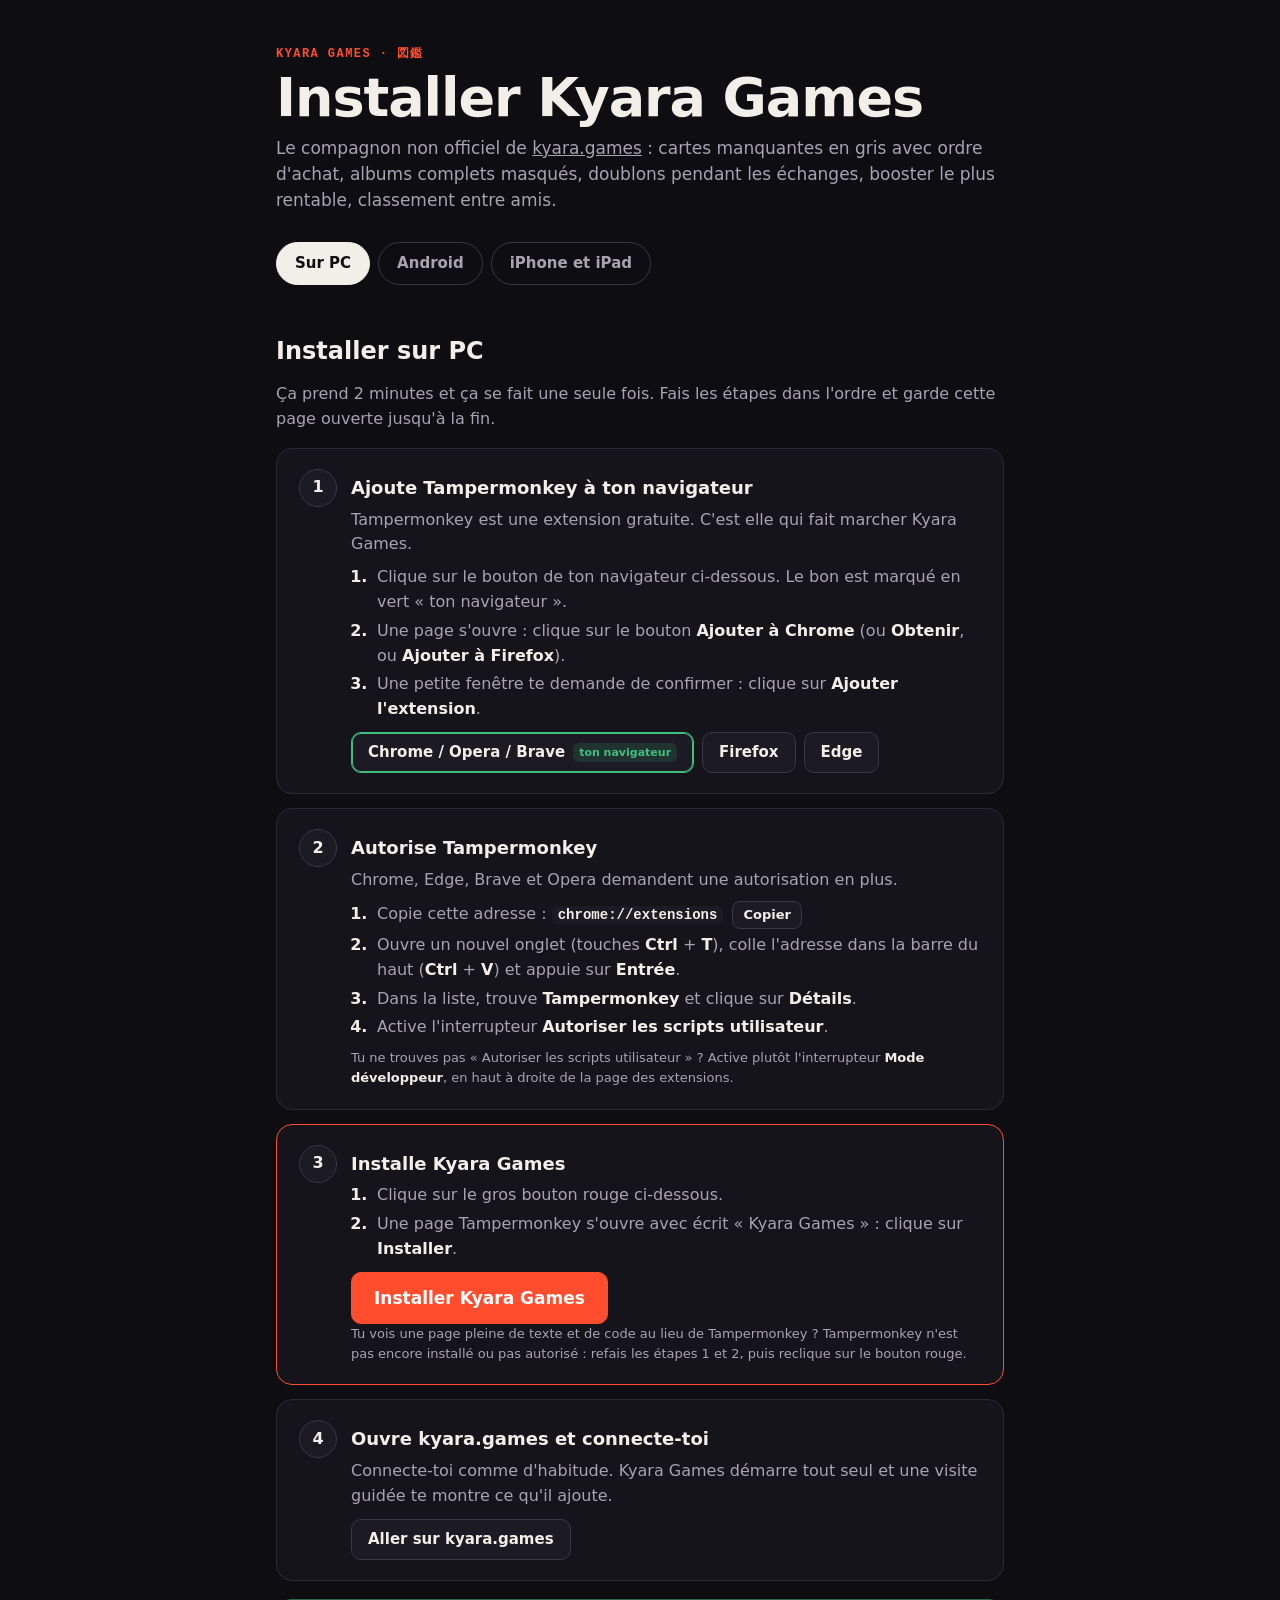
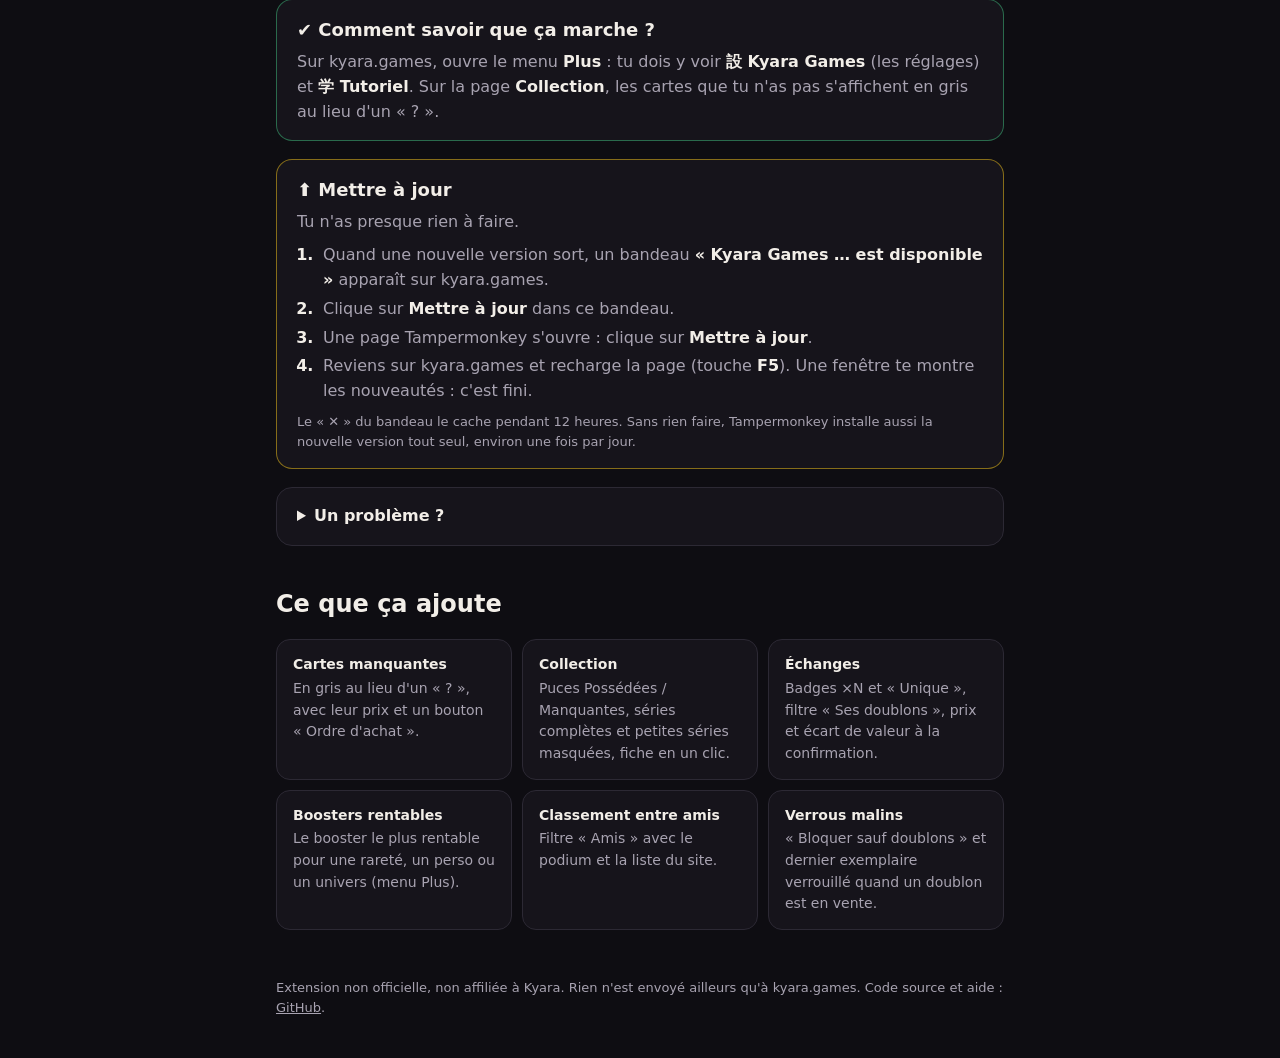
<file: docs/index.html>
<!doctype html>
<html lang="fr">
  <head>
    <meta charset="utf-8" />
    <meta name="viewport" content="width=device-width, initial-scale=1" />
    <title>Kyara Games — Installation</title>
    <meta name="description" content="Installer Kyara Games, le compagnon non officiel de kyara.games, sur PC, Android, iPhone et iPad." />
    <link rel="icon" href="https://raw.githubusercontent.com/A-Finch13/Kyara-Games-Extension/main/icons/icon128.png" />
    <style>
      :root {
        --bg: #0e0d12;
        --panel: #16141b;
        --panel2: #1c1a22;
        --line: #2c2934;
        --line2: #3a3642;
        --fg: #f2eee8;
        --fg2: #a8a3b1;
        --acc: #ff4d2e;
        --acc2: #ff6a4f;
        --ok: #3fbf7f;
        --gold: #f5c518;
        color-scheme: dark;
      }

      * {
        box-sizing: border-box;
      }

      body {
        margin: 0;
        background: var(--bg);
        color: var(--fg);
        font: 16px/1.55 system-ui, -apple-system, 'Segoe UI', Roboto, sans-serif;
      }

      a {
        color: inherit;
      }

      .wrap {
        max-width: 760px;
        margin: 0 auto;
        padding: 0 16px;
      }

      header {
        padding: 48px 0 8px;
      }

      .eyebrow {
        color: var(--acc);
        font: 700 12px/1 ui-monospace, 'Cascadia Mono', Consolas, monospace;
        letter-spacing: 0.12em;
        text-transform: uppercase;
      }

      h1 {
        margin: 10px 0 8px;
        font-size: clamp(34px, 7vw, 54px);
        font-weight: 900;
        line-height: 1.05;
        letter-spacing: -0.02em;
      }

      .lead {
        margin: 0;
        color: var(--fg2);
        font-size: 17px;
      }

      h2 {
        margin: 40px 0 16px;
        font-size: 24px;
      }

      .tabs {
        display: flex;
        flex-wrap: wrap;
        gap: 8px;
        margin-top: 28px;
      }

      .tabs button {
        padding: 9px 18px;
        border: 1px solid var(--line2);
        border-radius: 999px;
        background: transparent;
        color: var(--fg2);
        font: inherit;
        font-size: 15px;
        font-weight: 700;
        cursor: pointer;
      }

      .tabs button[aria-selected='true'] {
        border-color: var(--fg);
        background: var(--fg);
        color: var(--bg);
      }

      .steps {
        display: flex;
        flex-direction: column;
        gap: 14px;
        margin: 0;
        padding: 0;
        list-style: none;
        counter-reset: step;
      }

      .step {
        display: grid;
        grid-template-columns: 36px 1fr;
        gap: 16px;
        padding: 20px 22px;
        border: 1px solid var(--line);
        border-radius: 16px;
        background: var(--panel);
        counter-increment: step;
      }

      .step::before {
        content: counter(step);
        display: grid;
        place-items: center;
        width: 36px;
        height: 36px;
        border-radius: 50%;
        background: var(--panel2);
        border: 1px solid var(--line2);
        font-weight: 800;
      }

      .step.main {
        border-color: var(--acc);
      }

      .step h3 {
        margin: 5px 0 6px;
        font-size: 18px;
      }

      .step p {
        margin: 0 0 8px;
        color: var(--fg2);
      }

      .step p:last-child {
        margin-bottom: 0;
      }

      .step .small {
        font-size: 13px;
      }

      code {
        padding: 1px 6px;
        border-radius: 6px;
        background: var(--panel2);
        color: var(--fg);
        font: 600 14px ui-monospace, 'Cascadia Mono', Consolas, monospace;
      }

      b {
        color: var(--fg);
      }

      .buttons {
        display: flex;
        flex-wrap: wrap;
        gap: 8px;
        margin-top: 10px;
      }

      .btn {
        display: inline-flex;
        align-items: center;
        gap: 8px;
        min-height: 40px;
        padding: 8px 16px;
        border: 1px solid var(--line2);
        border-radius: 10px;
        background: var(--panel2);
        color: var(--fg);
        font-size: 15px;
        font-weight: 700;
        text-decoration: none;
      }

      .btn:hover {
        border-color: var(--fg2);
      }

      .btn.mine {
        border-color: var(--ok);
        box-shadow: inset 0 0 0 1px var(--ok);
      }

      .btn.mine::after {
        content: 'ton navigateur';
        padding: 1px 6px;
        border-radius: 6px;
        background: rgba(63, 191, 127, 0.15);
        color: var(--ok);
        font-size: 11px;
      }

      .btn.big {
        min-height: 50px;
        padding: 12px 22px;
        border-color: var(--acc);
        background: var(--acc);
        color: #fff;
        font-size: 17px;
      }

      .btn.big:hover {
        background: var(--acc2);
      }

      .intro {
        margin: -4px 0 16px;
        color: var(--fg2);
      }

      .sub {
        margin: 6px 0 8px;
        padding-left: 22px;
        color: var(--fg2);
      }

      .sub li {
        margin: 4px 0;
        padding-left: 4px;
      }

      .sub li::marker {
        color: var(--fg);
        font-weight: 800;
      }

      .copy {
        margin-left: 4px;
        padding: 3px 10px;
        border: 1px solid var(--line2);
        border-radius: 8px;
        background: var(--panel2);
        color: var(--fg);
        font: inherit;
        font-size: 13px;
        font-weight: 700;
        cursor: pointer;
      }

      .copy.done {
        border-color: var(--ok);
        color: var(--ok);
      }

      .step p.skip {
        padding: 8px 12px;
        border-radius: 10px;
        background: rgba(63, 191, 127, 0.12);
        color: var(--ok);
        font-weight: 700;
      }

      .check,
      .update,
      .help {
        margin: 18px 0 0;
        padding: 16px 20px;
        border: 1px solid var(--line);
        border-radius: 16px;
        background: var(--panel);
        color: var(--fg2);
      }

      .check {
        border-color: rgba(63, 191, 127, 0.5);
      }

      .update {
        border-color: rgba(245, 197, 24, 0.5);
      }

      .check h3,
      .update h3 {
        margin: 0 0 6px;
        color: var(--fg);
        font-size: 18px;
      }

      .check p,
      .update p,
      .help p {
        margin: 0 0 8px;
      }

      .check p:last-child,
      .update p:last-child,
      .help p:last-child {
        margin-bottom: 0;
      }

      .help summary {
        color: var(--fg);
        font-size: 16px;
        font-weight: 800;
        cursor: pointer;
      }

      .help[open] summary {
        margin-bottom: 10px;
      }

      .small {
        font-size: 13px;
      }

      .note {
        margin: 18px 0 0;
        padding: 14px 18px;
        border: 1px solid var(--line);
        border-radius: 14px;
        color: var(--fg2);
        font-size: 14px;
      }

      .features {
        display: grid;
        grid-template-columns: repeat(auto-fill, minmax(220px, 1fr));
        gap: 10px;
        margin: 0;
        padding: 0;
        list-style: none;
      }

      .features li {
        padding: 14px 16px;
        border: 1px solid var(--line);
        border-radius: 14px;
        background: var(--panel);
        color: var(--fg2);
        font-size: 14px;
      }

      .features li b {
        display: block;
        margin-bottom: 2px;
      }

      footer {
        margin: 48px 0 40px;
        color: var(--fg2);
        font-size: 13px;
      }

      [hidden] {
        display: none !important;
      }

      @media (max-width: 520px) {
        header {
          padding-top: 28px;
        }

        .step {
          grid-template-columns: 1fr;
          gap: 8px;
          padding: 16px;
        }

        .btn {
          flex: 1 1 auto;
          justify-content: center;
        }
      }
    </style>
  </head>
  <body>
    <div class="wrap">
      <header>
        <div class="eyebrow">Kyara Games · 図鑑</div>
        <h1>Installer Kyara Games</h1>
        <p class="lead">Le compagnon non officiel de <a href="https://kyara.games">kyara.games</a> : cartes manquantes en gris avec ordre d'achat, albums complets masqués, doublons pendant les échanges, booster le plus rentable, classement entre amis.</p>
        <div class="tabs" role="tablist">
          <button role="tab" data-tab="pc" aria-selected="true">Sur PC</button>
          <button role="tab" data-tab="android" aria-selected="false">Android</button>
          <button role="tab" data-tab="ios" aria-selected="false">iPhone et iPad</button>
        </div>
      </header>

      <main>
        <section data-panel="pc">
          <h2>Installer sur PC</h2>
          <p class="intro">Ça prend 2 minutes et ça se fait une seule fois. Fais les étapes dans l'ordre et garde cette page ouverte jusqu'à la fin.</p>
          <ol class="steps">
            <li class="step">
              <div>
                <h3>Ajoute Tampermonkey à ton navigateur</h3>
                <p>Tampermonkey est une extension gratuite. C'est elle qui fait marcher Kyara Games.</p>
                <ol class="sub">
                  <li>Clique sur le bouton de ton navigateur ci-dessous. Le bon est marqué en vert « ton navigateur ».</li>
                  <li>Une page s'ouvre : clique sur le bouton <b>Ajouter à Chrome</b> (ou <b>Obtenir</b>, ou <b>Ajouter à Firefox</b>).</li>
                  <li>Une petite fenêtre te demande de confirmer : clique sur <b>Ajouter l'extension</b>.</li>
                </ol>
                <div class="buttons">
                  <a class="btn" data-browser="chrome" href="https://chromewebstore.google.com/detail/tampermonkey/dhdgffkkebhmkfjojejmpbldmpobfkfo">Chrome / Opera / Brave</a>
                  <a class="btn" data-browser="firefox" href="https://addons.mozilla.org/firefox/addon/tampermonkey/">Firefox</a>
                  <a class="btn" data-browser="edge" href="https://microsoftedge.microsoft.com/addons/detail/tampermonkey/iikmkjjpneeickmmhlmlbmgmhdbegdei">Edge</a>
                </div>
              </div>
            </li>
            <li class="step">
              <div>
                <h3>Autorise Tampermonkey</h3>
                <p class="skip" data-only="firefox" hidden>Tu es sur Firefox : tu n'as rien à faire ici, passe à l'étape 3.</p>
                <p>Chrome, Edge, Brave et Opera demandent une autorisation en plus.</p>
                <ol class="sub">
                  <li>Copie cette adresse : <code class="ext-url">chrome://extensions</code> <button type="button" class="copy" data-copy=".ext-url">Copier</button></li>
                  <li>Ouvre un nouvel onglet (touches <b>Ctrl</b> + <b>T</b>), colle l'adresse dans la barre du haut (<b>Ctrl</b> + <b>V</b>) et appuie sur <b>Entrée</b>.</li>
                  <li>Dans la liste, trouve <b>Tampermonkey</b> et clique sur <b>Détails</b>.</li>
                  <li>Active l'interrupteur <b>Autoriser les scripts utilisateur</b>.</li>
                </ol>
                <p class="small">Tu ne trouves pas « Autoriser les scripts utilisateur » ? Active plutôt l'interrupteur <b>Mode développeur</b>, en haut à droite de la page des extensions.</p>
              </div>
            </li>
            <li class="step main">
              <div>
                <h3>Installe Kyara Games</h3>
                <ol class="sub">
                  <li>Clique sur le gros bouton rouge ci-dessous.</li>
                  <li>Une page Tampermonkey s'ouvre avec écrit « Kyara Games » : clique sur <b>Installer</b>.</li>
                </ol>
                <div class="buttons">
                  <a class="btn big" href="https://github.com/A-Finch13/Kyara-Games-Extension/releases/latest/download/kyara-games.user.js">Installer Kyara Games</a>
                </div>
                <p class="small">Tu vois une page pleine de texte et de code au lieu de Tampermonkey ? Tampermonkey n'est pas encore installé ou pas autorisé : refais les étapes 1 et 2, puis reclique sur le bouton rouge.</p>
              </div>
            </li>
            <li class="step">
              <div>
                <h3>Ouvre kyara.games et connecte-toi</h3>
                <p>Connecte-toi comme d'habitude. Kyara Games démarre tout seul et une visite guidée te montre ce qu'il ajoute.</p>
                <div class="buttons"><a class="btn" href="https://kyara.games/collection">Aller sur kyara.games</a></div>
              </div>
            </li>
          </ol>

          <div class="check">
            <h3>✔ Comment savoir que ça marche ?</h3>
            <p>Sur kyara.games, ouvre le menu <b>Plus</b> : tu dois y voir <b>設 Kyara Games</b> (les réglages) et <b>学 Tutoriel</b>. Sur la page <b>Collection</b>, les cartes que tu n'as pas s'affichent en gris au lieu d'un « ? ».</p>
          </div>

          <div class="update">
            <h3>⬆ Mettre à jour</h3>
            <p>Tu n'as presque rien à faire.</p>
            <ol class="sub">
              <li>Quand une nouvelle version sort, un bandeau <b>« Kyara Games … est disponible »</b> apparaît sur kyara.games.</li>
              <li>Clique sur <b>Mettre à jour</b> dans ce bandeau.</li>
              <li>Une page Tampermonkey s'ouvre : clique sur <b>Mettre à jour</b>.</li>
              <li>Reviens sur kyara.games et recharge la page (touche <b>F5</b>). Une fenêtre te montre les nouveautés : c'est fini.</li>
            </ol>
            <p class="small">Le « ✕ » du bandeau le cache pendant 12 heures. Sans rien faire, Tampermonkey installe aussi la nouvelle version tout seul, environ une fois par jour.</p>
          </div>

          <details class="help">
            <summary>Un problème ?</summary>
            <p><b>Rien ne change sur kyara.games.</b> Recharge la page (<b>F5</b>). Vérifie l'étape 2. Puis clique sur l'icône Tampermonkey en haut à droite du navigateur (elle peut être cachée derrière la pièce de puzzle 🧩) : « Kyara Games » doit être activé.</p>
            <p><b>Je ne vois pas le bandeau de mise à jour.</b> Il apparaît au plus tard 15 minutes après la sortie d'une version, quand kyara.games est ouvert. Pour mettre à jour tout de suite, reclique sur le bouton rouge « Installer Kyara Games » de cette page : Tampermonkey te propose la nouvelle version.</p>
            <p><b>Je veux aussi les notifications</b> (boosters gratuits pleins, échanges, ventes…) et la fenêtre de l'extension. Elles viennent avec l'<a href="https://github.com/A-Finch13/Kyara-Games-Extension#installer-lextension-compl%C3%A8te-sur-pc">extension complète</a>, plus longue à installer.</p>
            <p class="small">Pour que Tampermonkey cherche les mises à jour plus souvent : son tableau de bord → <b>Paramètres</b> (mode <b>Avancé</b>) → <b>Mises à jour des scripts</b> → la fréquence la plus courte.</p>
          </details>
        </section>

        <section data-panel="android" hidden>
          <h2>Installer sur Android</h2>
          <p class="intro">Ça prend 3 minutes et ça se fait une seule fois. Fais les étapes dans l'ordre.</p>
          <ol class="steps">
            <li class="step">
              <div>
                <h3>Installe Firefox</h3>
                <p>Kyara Games ne marche pas dans Chrome, Brave ni Samsung Internet sur Android. Il lui faut <b>Firefox</b> (gratuit).</p>
                <div class="buttons"><a class="btn" href="https://play.google.com/store/apps/details?id=org.mozilla.firefox">Firefox sur le Play Store</a></div>
              </div>
            </li>
            <li class="step">
              <div>
                <h3>Ouvre cette page dans Firefox</h3>
                <p class="skip" data-only="firefox" hidden>Tu es déjà dans Firefox : passe à l'étape 3.</p>
                <p>Toutes les étapes suivantes se font <b>dans Firefox</b>.</p>
                <ol class="sub">
                  <li>Touche ce bouton pour copier l'adresse de cette page : <button type="button" class="copy" data-copy="page">Copier l'adresse</button></li>
                  <li>Ouvre Firefox, touche la barre d'adresse en haut, colle l'adresse et valide.</li>
                </ol>
              </div>
            </li>
            <li class="step">
              <div>
                <h3>Ajoute Tampermonkey à Firefox</h3>
                <p>Tampermonkey est une extension gratuite. C'est elle qui fait marcher Kyara Games.</p>
                <ol class="sub">
                  <li>Touche le bouton ci-dessous.</li>
                  <li>Touche <b>Ajouter à Firefox</b>, puis <b>Ajouter</b>.</li>
                </ol>
                <div class="buttons"><a class="btn" href="https://addons.mozilla.org/android/addon/tampermonkey/">Tampermonkey pour Firefox</a></div>
              </div>
            </li>
            <li class="step main">
              <div>
                <h3>Installe Kyara Games</h3>
                <ol class="sub">
                  <li>Touche le gros bouton rouge ci-dessous.</li>
                  <li>Une page Tampermonkey s'ouvre avec écrit « Kyara Games » : touche <b>Installer</b>.</li>
                </ol>
                <div class="buttons"><a class="btn big" href="https://github.com/A-Finch13/Kyara-Games-Extension/releases/latest/download/kyara-games.user.js">Installer Kyara Games</a></div>
                <p class="small">Tu vois une page pleine de texte et de code ? Tu n'es pas dans Firefox, ou Tampermonkey n'est pas installé : refais les étapes 2 et 3.</p>
              </div>
            </li>
            <li class="step">
              <div>
                <h3>Ouvre kyara.games et connecte-toi</h3>
                <p>Dans Firefox, connecte-toi comme d'habitude. Une visite guidée te montre ce que Kyara Games ajoute.</p>
                <div class="buttons"><a class="btn" href="https://kyara.games/collection">Aller sur kyara.games</a></div>
              </div>
            </li>
            <li class="step">
              <div>
                <h3>Les notifications (facultatif)</h3>
                <p>Pour être prévenu même site fermé (boosters pleins, échanges, ventes…) : bouton <b>他 Plus</b> en bas de l'écran → <b>設 Kyara Games</b> → <b>Activer les notifications de Kyara</b>, puis accepte quand le téléphone te le demande.</p>
              </div>
            </li>
          </ol>

          <div class="check">
            <h3>✔ Comment savoir que ça marche ?</h3>
            <p>Sur kyara.games, touche <b>他 Plus</b> en bas de l'écran (ou le menu <b>☰</b>) : tu dois y voir <b>設 Kyara Games</b> (les réglages). Sur la page <b>Collection</b>, les cartes que tu n'as pas s'affichent en gris au lieu d'un « ? ».</p>
          </div>

          <div class="update">
            <h3>⬆ Mettre à jour</h3>
            <p>Tu n'as presque rien à faire.</p>
            <ol class="sub">
              <li>Quand une nouvelle version sort, un bandeau <b>« Kyara Games … est disponible »</b> apparaît sur kyara.games.</li>
              <li>Touche <b>Mettre à jour</b> dans ce bandeau.</li>
              <li>Une page Tampermonkey s'ouvre : touche <b>Mettre à jour</b>.</li>
              <li>Reviens sur kyara.games et recharge la page (menu <b>⋮</b> → flèche <b>⟳</b>). Une fenêtre te montre les nouveautés : c'est fini.</li>
            </ol>
            <p class="small">Le « ✕ » du bandeau le cache pendant 12 heures. Sans rien faire, Tampermonkey installe aussi la nouvelle version tout seul, environ une fois par jour.</p>
          </div>

          <details class="help">
            <summary>Un problème ?</summary>
            <p><b>Rien ne change sur kyara.games.</b> Vérifie que tu es bien dans <b>Firefox</b>, puis recharge la page (menu <b>⋮</b> → <b>⟳</b>).</p>
            <p><b>Je ne vois pas le bandeau de mise à jour.</b> Il apparaît au plus tard 15 minutes après la sortie d'une version, quand kyara.games est ouvert. Pour mettre à jour tout de suite, retouche le bouton rouge « Installer Kyara Games » de cette page.</p>
          </details>
        </section>

        <section data-panel="ios" hidden>
          <h2>Installer sur iPhone et iPad</h2>
          <p class="intro">Ça prend 3 minutes et ça se fait une seule fois. Fais les étapes dans l'ordre. Kyara Games marche seulement dans <b>Safari</b>, pas dans Chrome.</p>
          <ol class="steps">
            <li class="step">
              <div>
                <h3>Installe l'app Userscripts</h3>
                <p>C'est une app gratuite. C'est elle qui fait marcher Kyara Games. Après l'avoir installée, ouvre-la une fois puis reviens ici.</p>
                <div class="buttons"><a class="btn" href="https://apps.apple.com/app/userscripts/id1463298887">Userscripts sur l'App Store</a></div>
              </div>
            </li>
            <li class="step">
              <div>
                <h3>Active Userscripts dans Safari</h3>
                <ol class="sub">
                  <li>Ouvre l'app <b>Réglages</b> du téléphone.</li>
                  <li>Touche <b>Apps</b> → <b>Safari</b> → <b>Extensions</b> → <b>Userscripts</b>.</li>
                  <li>Active <b>Autoriser l'extension</b>.</li>
                  <li>Juste en dessous, dans <b>Autorisations</b>, touche <b>kyara.games</b> (ou « Autres sites web ») et choisis <b>Autoriser</b>.</li>
                </ol>
                <p class="small">Pas de menu « Apps » ? Sur les iPhone plus anciens : <b>Réglages</b> → <b>Safari</b> → <b>Extensions</b>.</p>
              </div>
            </li>
            <li class="step main">
              <div>
                <h3>Installe Kyara Games</h3>
                <ol class="sub">
                  <li>Dans <b>Safari</b>, touche le gros bouton rouge ci-dessous.</li>
                  <li>Une page pleine de texte s'ouvre : <b>c'est normal</b>.</li>
                  <li>Touche l'icône <b>ᴀA</b> (ou la pièce de puzzle) à côté de l'adresse, en haut ou en bas de l'écran.</li>
                  <li>Touche <b>Userscripts</b>, puis <b>Installer</b>.</li>
                </ol>
                <div class="buttons"><a class="btn big" href="https://github.com/A-Finch13/Kyara-Games-Extension/releases/latest/download/kyara-games.user.js">Installer Kyara Games</a></div>
              </div>
            </li>
            <li class="step">
              <div>
                <h3>Ouvre kyara.games dans Safari et connecte-toi</h3>
                <p>Connecte-toi comme d'habitude. Une visite guidée te montre ce que Kyara Games ajoute.</p>
                <div class="buttons"><a class="btn" href="https://kyara.games/collection">Aller sur kyara.games</a></div>
              </div>
            </li>
            <li class="step">
              <div>
                <h3>Une icône sur l'écran d'accueil (facultatif)</h3>
                <p>Attention : une icône ajoutée en « app web » ouvre le site sans Kyara Games. Pour une icône qui marche :</p>
                <ol class="sub">
                  <li>Dans Safari, sur kyara.games, touche <b>Partager</b> (le carré avec une flèche).</li>
                  <li>Touche <b>Sur l'écran d'accueil</b>.</li>
                  <li><b>Désactive « Ouvrir en tant qu'app web »</b>, puis touche <b>Ajouter</b>.</li>
                </ol>
                <p class="small">Cette option n'existe pas sur ton iPhone ? Ajoute plutôt kyara.games aux Favoris de Safari (Partager → Ajouter aux favoris). Une ancienne icône « app web » peut être supprimée puis ajoutée à nouveau.</p>
              </div>
            </li>
          </ol>

          <div class="check">
            <h3>✔ Comment savoir que ça marche ?</h3>
            <p>Sur kyara.games, touche <b>他 Plus</b> en bas de l'écran (ou le menu <b>☰</b>) : tu dois y voir <b>設 Kyara Games</b> (les réglages). Sur la page <b>Collection</b>, les cartes que tu n'as pas s'affichent en gris au lieu d'un « ? ».</p>
          </div>

          <div class="update">
            <h3>⬆ Mettre à jour</h3>
            <ol class="sub">
              <li>Quand une nouvelle version sort, un bandeau <b>« Kyara Games … est disponible »</b> apparaît sur kyara.games.</li>
              <li>Touche <b>Mettre à jour</b> : le bandeau te montre le chemin.</li>
              <li>Touche <b>ᴀA</b> (ou la pièce de puzzle) à côté de l'adresse, puis <b>Userscripts</b>.</li>
              <li>En haut, touche l'icône des mises à jour (deux flèches en rond). Kyara Games n'est pas dans la liste ? Touche <b>Check Updates</b>.</li>
              <li>Touche <b>Update</b> à côté de Kyara Games, puis recharge kyara.games (flèche <b>⟳</b> à côté de l'adresse). Une fenêtre te montre les nouveautés : c'est fini.</li>
            </ol>
            <p class="small">Pas de bandeau ? Il apparaît au plus tard 15 minutes après la sortie d'une version, quand kyara.games est ouvert. Pas besoin de l'attendre : ces étapes marchent à tout moment, et il n'y a rien à télécharger, Userscripts met le script à jour lui-même.</p>
          </div>

          <details class="help">
            <summary>Un problème ?</summary>
            <p><b>Rien ne change sur kyara.games.</b> Vérifie que tu es dans <b>Safari</b> (pas Chrome, pas une icône « app web »), puis refais l'étape 2 : Userscripts doit être autorisé pour kyara.games.</p>
            <p><b>Je ne trouve pas « Userscripts » en touchant ᴀA.</b> L'extension n'est pas activée : refais l'étape 2.</p>
          </details>
        </section>

        <h2>Ce que ça ajoute</h2>
        <ul class="features">
          <li><b>Cartes manquantes</b>En gris au lieu d'un « ? », avec leur prix et un bouton « Ordre d'achat ».</li>
          <li><b>Collection</b>Puces Possédées / Manquantes, séries complètes et petites séries masquées, fiche en un clic.</li>
          <li><b>Échanges</b>Badges ×N et « Unique », filtre « Ses doublons », prix et écart de valeur à la confirmation.</li>
          <li><b>Boosters rentables</b>Le booster le plus rentable pour une rareté, un perso ou un univers (menu Plus).</li>
          <li><b>Classement entre amis</b>Filtre « Amis » avec le podium et la liste du site.</li>
          <li><b>Verrous malins</b>« Bloquer sauf doublons » et dernier exemplaire verrouillé quand un doublon est en vente.</li>
        </ul>
      </main>

      <footer>
        Extension non officielle, non affiliée à Kyara. Rien n'est envoyé ailleurs qu'à kyara.games.
        Code source et aide : <a href="https://github.com/A-Finch13/Kyara-Games-Extension">GitHub</a>.
      </footer>
    </div>

    <script>
      // Tabs, opened on the visitor's device; the visitor's browser is highlighted in step 1.
      const ua = navigator.userAgent;
      const show = (tab) => {
        document.querySelectorAll('[role="tab"]').forEach((b) => b.setAttribute('aria-selected', String(b.dataset.tab === tab)));
        document.querySelectorAll('[data-panel]').forEach((p) => (p.hidden = p.dataset.panel !== tab));
      };
      document.querySelectorAll('[role="tab"]').forEach((b) => b.addEventListener('click', () => show(b.dataset.tab)));
      show(/iPhone|iPad|iPod/.test(ua) || (/Macintosh/.test(ua) && navigator.maxTouchPoints > 1) ? 'ios' : /Android/.test(ua) ? 'android' : 'pc');
      const browser = /Edg\//.test(ua) ? 'edge' : /Firefox\//.test(ua) ? 'firefox' : /Chrome\//.test(ua) ? 'chrome' : null;
      if (browser) document.querySelector(`[data-browser="${browser}"]`)?.classList.add('mine');
      // Step 2: the extensions page of this browser; the "nothing to do here" lines only on Firefox.
      if (browser === 'edge') document.querySelectorAll('.ext-url').forEach((c) => (c.textContent = 'edge://extensions'));
      document.querySelectorAll('[data-only]').forEach((el) => (el.hidden = el.dataset.only !== browser));
      // "Copier" buttons: the address next to them, or the address of this page.
      document.querySelectorAll('.copy').forEach((btn) =>
        btn.addEventListener('click', async () => {
          const text = btn.dataset.copy === 'page' ? location.href : btn.parentElement.querySelector(btn.dataset.copy)?.textContent ?? '';
          const label = btn.textContent;
          try {
            await navigator.clipboard.writeText(text);
            btn.textContent = 'Copié ✔';
          } catch {
            btn.textContent = 'Copie-la à la main';
          }
          btn.classList.add('done');
          setTimeout(() => {
            btn.textContent = label;
            btn.classList.remove('done');
          }, 2500);
        })
      );
    </script>
  </body>
</html>
</file>
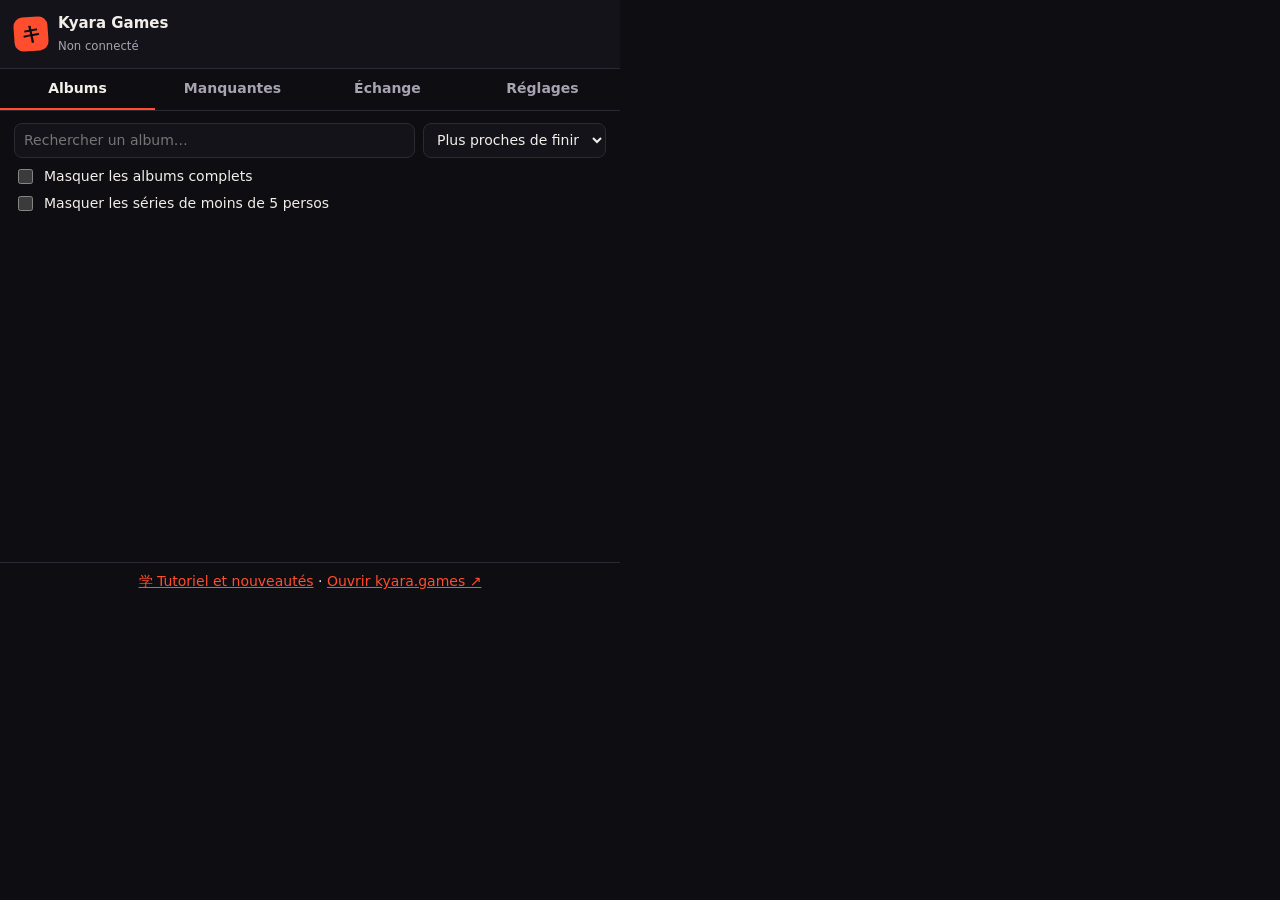
<file: src/popup/popup.html>
<!doctype html>
<html lang="fr">
  <head>
    <meta charset="utf-8" />
    <title>Kyara Games</title>
    <link rel="stylesheet" href="popup.css" />
  </head>
  <body>
    <header class="top">
      <div class="brand"><b>キ</b><div><h1>Kyara Games</h1><small id="who">Non connecté</small></div></div>
      <div class="packs" id="packs" title="Boosters gratuits"></div>
    </header>

    <div class="update" id="update" hidden>
      <span id="update-text"></span>
      <button type="button" id="update-go">Mettre à jour</button>
      <p class="update-help" id="update-help" hidden></p>
    </div>

    <nav class="tabs" role="tablist">
      <button role="tab" data-tab="albums" aria-selected="true">Albums</button>
      <button role="tab" data-tab="missing">Manquantes</button>
      <button role="tab" data-tab="trade">Échange</button>
      <button role="tab" data-tab="settings">Réglages</button>
    </nav>

    <main>
      <div id="notice" class="notice" hidden></div>

      <section data-panel="albums">
        <div class="tools">
          <input id="album-q" type="search" placeholder="Rechercher un album…" />
          <select id="album-sort">
            <option value="close">Plus proches de finir</option>
            <option value="pct">Plus avancés</option>
            <option value="az">A → Z</option>
          </select>
        </div>
        <label class="switch"><input type="checkbox" data-setting="hideComplete" /> Masquer les albums complets</label>
        <label class="switch"><input type="checkbox" data-setting="hideSmall" /> Masquer les séries de moins de 5 persos</label>
        <p class="summary" id="album-summary"></p>
        <ul class="albums" id="albums"></ul>
      </section>

      <section data-panel="missing" hidden>
        <div class="tools">
          <input id="missing-q" type="search" placeholder="Perso ou univers…" />
          <select id="missing-r"><option value="">Toutes raretés</option></select>
        </div>
        <select id="missing-s" class="full"><option value="">Tous les albums</option></select>
        <p class="summary" id="missing-summary"></p>
        <div class="grid" id="missing"></div>
      </section>

      <section data-panel="trade" hidden>
        <p class="hint">Ouvre un échange sur kyara.games : le joueur est repris ici automatiquement. Tu peux aussi choisir un ami.</p>
        <div class="tools">
          <select id="partner-pick" class="full"><option value="">Choisir un joueur…</option></select>
        </div>
        <div id="trade"></div>
      </section>

      <section data-panel="settings" hidden>
        <h2>Sur le site</h2>
        <label class="switch"><input type="checkbox" data-setting="hideComplete" /> Masquer les albums complets</label>
        <label class="switch"><input type="checkbox" data-setting="hideSmall" /> Masquer les séries de moins de 5 persos</label>
        <label class="switch"><input type="checkbox" data-setting="badgeMissing" /> Badge « Manquante » sur les cartes (hors marché, sauf pendant un échange)</label>
        <label class="switch"><input type="checkbox" data-setting="badgeDupes" /> Badge « ×N » sur mes doublons (Collection et échanges), « Unique » sur mes cartes en un seul exemplaire (échanges) et « Possédée » sur les cartes proposées que j’ai déjà</label>
        <label class="switch"><input type="checkbox" data-setting="theirDupes" /> Filtre « Ses doublons » activé d’office dans les propositions d’échange</label>
        <label class="switch"><input type="checkbox" data-setting="lockLastListed" /> Verrouiller le dernier exemplaire d’une carte dont un doublon est en vente</label>
        <label class="switch"><input type="checkbox" data-setting="cardToWiki" /> Page Collection : un clic sur une carte que j’ai ouvre sa fiche (au lieu de la fenêtre)</label>
        <h2>Notifications</h2>
        <label class="switch"><input type="checkbox" data-setting="notifyBoosters" /> Boosters gratuits pleins</label>
        <label class="switch"><input type="checkbox" data-setting="notifyWish" /> Mes envies mises en vente au marché</label>
        <label class="switch"><input type="checkbox" data-setting="notifyTrades" /> Échanges (propositions, réponses, messages)</label>
        <label class="switch"><input type="checkbox" data-setting="notifyMarket" /> Transactions (ventes, achats, enchères)</label>
        <label class="switch"><input type="checkbox" data-setting="notifyFriends" /> Amis</label>
        <label class="switch"><input type="checkbox" data-setting="notifyOther" /> Autres (équipe, cadeaux, parrainage…)</label>
        <label class="switch"><input type="checkbox" data-setting="notifyUpdated" /> Nouvelle version installée (notification et nouveautés sur le site)</label>
        <label class="row">Vérifier toutes les
          <select data-setting="pollMinutes">
            <option value="0.25">15 s</option>
            <option value="1">1 min</option>
            <option value="2">2 min</option>
            <option value="5">5 min</option>
            <option value="10">10 min</option>
          </select>
        </label>
        <div class="actions">
          <button id="test">Tester une notification</button>
          <button id="refresh">Actualiser les données</button>
        </div>
        <h2>Autre appareil</h2>
        <p class="hint">Tes réglages et tes œuvres favorites suivent ton compte Kyara : connecte-toi au même compte sur ton PC et ton téléphone (extension ou script), tu les retrouves partout, à jour en quelques minutes. Les verrous de cartes et les envies sont déjà gardés par Kyara sur ton compte. Le code ci-dessous reste là pour un autre compte.</p>
        <div class="actions"><button id="sync-copy">Copier mon code</button></div>
        <textarea id="sync-code" rows="2" placeholder="Tape ou colle ici le code de ton autre appareil (ex. 1A2B-3C4D-…)" spellcheck="false"></textarea>
        <div class="actions"><button id="sync-import">Importer ce code</button></div>
        <p class="hint" id="sync-msg" role="status"></p>
        <p class="hint">La connexion est reprise automatiquement de ton onglet kyara.games. Rien n’est envoyé ailleurs que sur kyara.games.</p>
      </section>
    </main>

    <footer><a href="#" data-open="/#kyx-tutoriel">学 Tutoriel et nouveautés</a> · <a href="#" id="open-site">Ouvrir kyara.games ↗</a></footer>
    <script type="module" src="popup.js"></script>
  </body>
</html>
</file>
<file: src/popup/popup.css>
:root {
  --bg: #0e0d12;
  --panel: #15131a;
  --line: #2c2934;
  --text: #f2eee8;
  --muted: #a8a3b1;
  --accent: #ff4d2e;
  --ok: #3fbf7f;
  color-scheme: dark;
}

* {
  box-sizing: border-box;
}

body {
  margin: 0;
  width: 620px;
  height: 600px;
  display: flex;
  flex-direction: column;
  background: var(--bg);
  color: var(--text);
  font: 14px/1.5 system-ui, 'Segoe UI', sans-serif;
}

a {
  color: var(--accent);
}

.top {
  display: flex;
  align-items: center;
  justify-content: space-between;
  padding: 12px 14px;
  background: var(--panel);
  border-bottom: 1px solid var(--line);
}

.brand {
  display: flex;
  gap: 10px;
  align-items: center;
}

.brand > b {
  width: 34px;
  height: 34px;
  display: grid;
  place-items: center;
  background: var(--accent);
  color: var(--bg);
  border-radius: 9px;
  font: 900 19px system-ui;
  transform: rotate(-4deg);
}

h1 {
  margin: 0;
  font-size: 15px;
}

.brand small {
  color: var(--muted);
}

.packs {
  text-align: right;
  color: var(--muted);
  font-size: 12px;
}

.packs b {
  color: var(--text);
  font-size: 16px;
}

.packs small {
  display: block;
  font-variant-numeric: tabular-nums;
}

.packs.full b {
  color: var(--ok);
}

.tabs {
  display: flex;
  border-bottom: 1px solid var(--line);
}

.tabs button {
  flex: 1;
  padding: 9px 4px;
  background: none;
  border: 0;
  border-bottom: 2px solid transparent;
  color: var(--muted);
  font: inherit;
  font-weight: 600;
  cursor: pointer;
}

.tabs button[aria-selected='true'] {
  color: var(--text);
  border-bottom-color: var(--accent);
}

main {
  flex: 1;
  overflow-x: hidden;
  overflow-y: auto;
  padding: 12px 14px;
}

/* New version published on GitHub */
.update {
  display: flex;
  flex-wrap: wrap;
  align-items: center;
  gap: 6px 10px;
  padding: 8px 14px;
  background: var(--ok);
  color: #08130d;
  font-weight: 700;
}

.update[hidden] {
  display: none;
}

.update > span {
  flex: 1;
}

.update button {
  padding: 5px 12px;
  border: 0;
  border-radius: 999px;
  background: #08130d;
  color: #fff;
  font: inherit;
  font-size: 12px;
  cursor: pointer;
}

.update button:disabled {
  opacity: 0.6;
  cursor: default;
}

.update-help {
  flex-basis: 100%;
  margin: 0;
  font-size: 12px;
  font-weight: 500;
  line-height: 1.4;
}

.update-help[hidden] {
  display: none;
}

.update-help a {
  color: inherit;
}

.notice {
  background: #2a1a17;
  border: 1px solid #5a2b22;
  border-radius: 8px;
  padding: 8px 10px;
  margin-bottom: 10px;
}

.tools {
  display: flex;
  gap: 8px;
  margin-bottom: 8px;
}

input[type='search'],
select {
  background: var(--panel);
  border: 1px solid var(--line);
  color: var(--text);
  font: inherit;
  border-radius: 8px;
  padding: 6px 9px;
  min-width: 0;
}

input[type='search'] {
  flex: 1;
}

.full {
  width: 100%;
  margin-bottom: 8px;
}

.switch,
.row {
  display: flex;
  align-items: center;
  gap: 8px;
  margin: 6px 0;
  cursor: pointer;
}

.switch input {
  flex: none;
  accent-color: var(--accent);
  width: 15px;
  height: 15px;
}

.summary,
.hint {
  color: var(--muted);
  font-size: 13px;
  margin: 6px 0 10px;
}

h2 {
  font-size: 14px;
  margin: 14px 0 6px;
  color: var(--muted);
  text-transform: uppercase;
  letter-spacing: 0.06em;
}

.albums {
  list-style: none;
  margin: 0;
  padding: 0;
  display: grid;
  grid-template-columns: repeat(2, minmax(0, 1fr));
  gap: 8px;
}

.albums li {
  background: var(--panel);
  border: 1px solid var(--line);
  border-radius: 8px;
  padding: 8px 10px;
  cursor: pointer;
}

.albums li:hover {
  border-color: var(--accent);
}

.albums li.empty {
  cursor: default;
  color: var(--muted);
}

.a-top {
  display: flex;
  justify-content: space-between;
  gap: 8px;
}

.a-top b {
  min-width: 0;
  overflow: hidden;
  text-overflow: ellipsis;
  white-space: nowrap;
}

.a-top span {
  flex: none;
  font-variant-numeric: tabular-nums;
  color: var(--muted);
}

.bar {
  height: 4px;
  background: #24212b;
  border-radius: 4px;
  margin: 6px 0 4px;
  overflow: hidden;
}

.bar i {
  display: block;
  height: 100%;
  background: var(--accent);
}

.albums li.done .bar i {
  background: var(--ok);
}

.albums small {
  color: var(--muted);
}

.grid {
  display: grid;
  grid-template-columns: repeat(5, minmax(0, 1fr));
  gap: 7px;
}

.card {
  position: relative;
  margin: 0;
  background: var(--panel);
  border: 1px solid var(--rc);
  border-radius: 7px;
  overflow: hidden;
}

.card img {
  display: block;
  width: 100%;
  aspect-ratio: 5 / 7;
  object-fit: cover;
  background: #1f1d25;
}

.card figcaption {
  padding: 3px 4px 4px;
  font-size: 10px;
  line-height: 1.25;
}

.card figcaption b {
  display: block;
  white-space: nowrap;
  overflow: hidden;
  text-overflow: ellipsis;
}

.card figcaption span {
  color: #8d8896;
  font-size: 9px;
}

.card .q {
  position: absolute;
  top: 3px;
  right: 3px;
  background: var(--accent);
  color: #fff;
  font: 700 10px system-ui;
  padding: 0 4px;
  border-radius: 5px;
}

details {
  border-top: 1px solid var(--line);
  padding: 4px 0 10px;
}

summary {
  cursor: pointer;
  font-weight: 700;
  padding: 6px 0;
}

summary .n {
  background: var(--accent);
  color: var(--bg);
  border-radius: 999px;
  padding: 0 7px;
  font-size: 11px;
}

.more,
.actions button {
  background: var(--panel);
  border: 1px solid var(--line);
  color: var(--text);
  font: inherit;
  padding: 8px 10px;
  border-radius: 8px;
  cursor: pointer;
}

.more {
  grid-column: 1 / -1;
}

.actions {
  display: flex;
  gap: 8px;
  margin-top: 12px;
}

.actions button:hover,
.more:hover {
  border-color: var(--accent);
}

footer {
  padding: 8px 14px;
  border-top: 1px solid var(--line);
  text-align: center;
}

#sync-code {
  display: block;
  width: 100%;
  margin-top: 8px;
  padding: 6px 9px;
  border: 1px solid var(--line);
  border-radius: 8px;
  background: var(--panel);
  color: var(--text);
  font: 12px/1.4 ui-monospace, Consolas, monospace;
  resize: vertical;
  word-break: break-all;
}

#sync-msg:empty {
  display: none;
}
</file>
